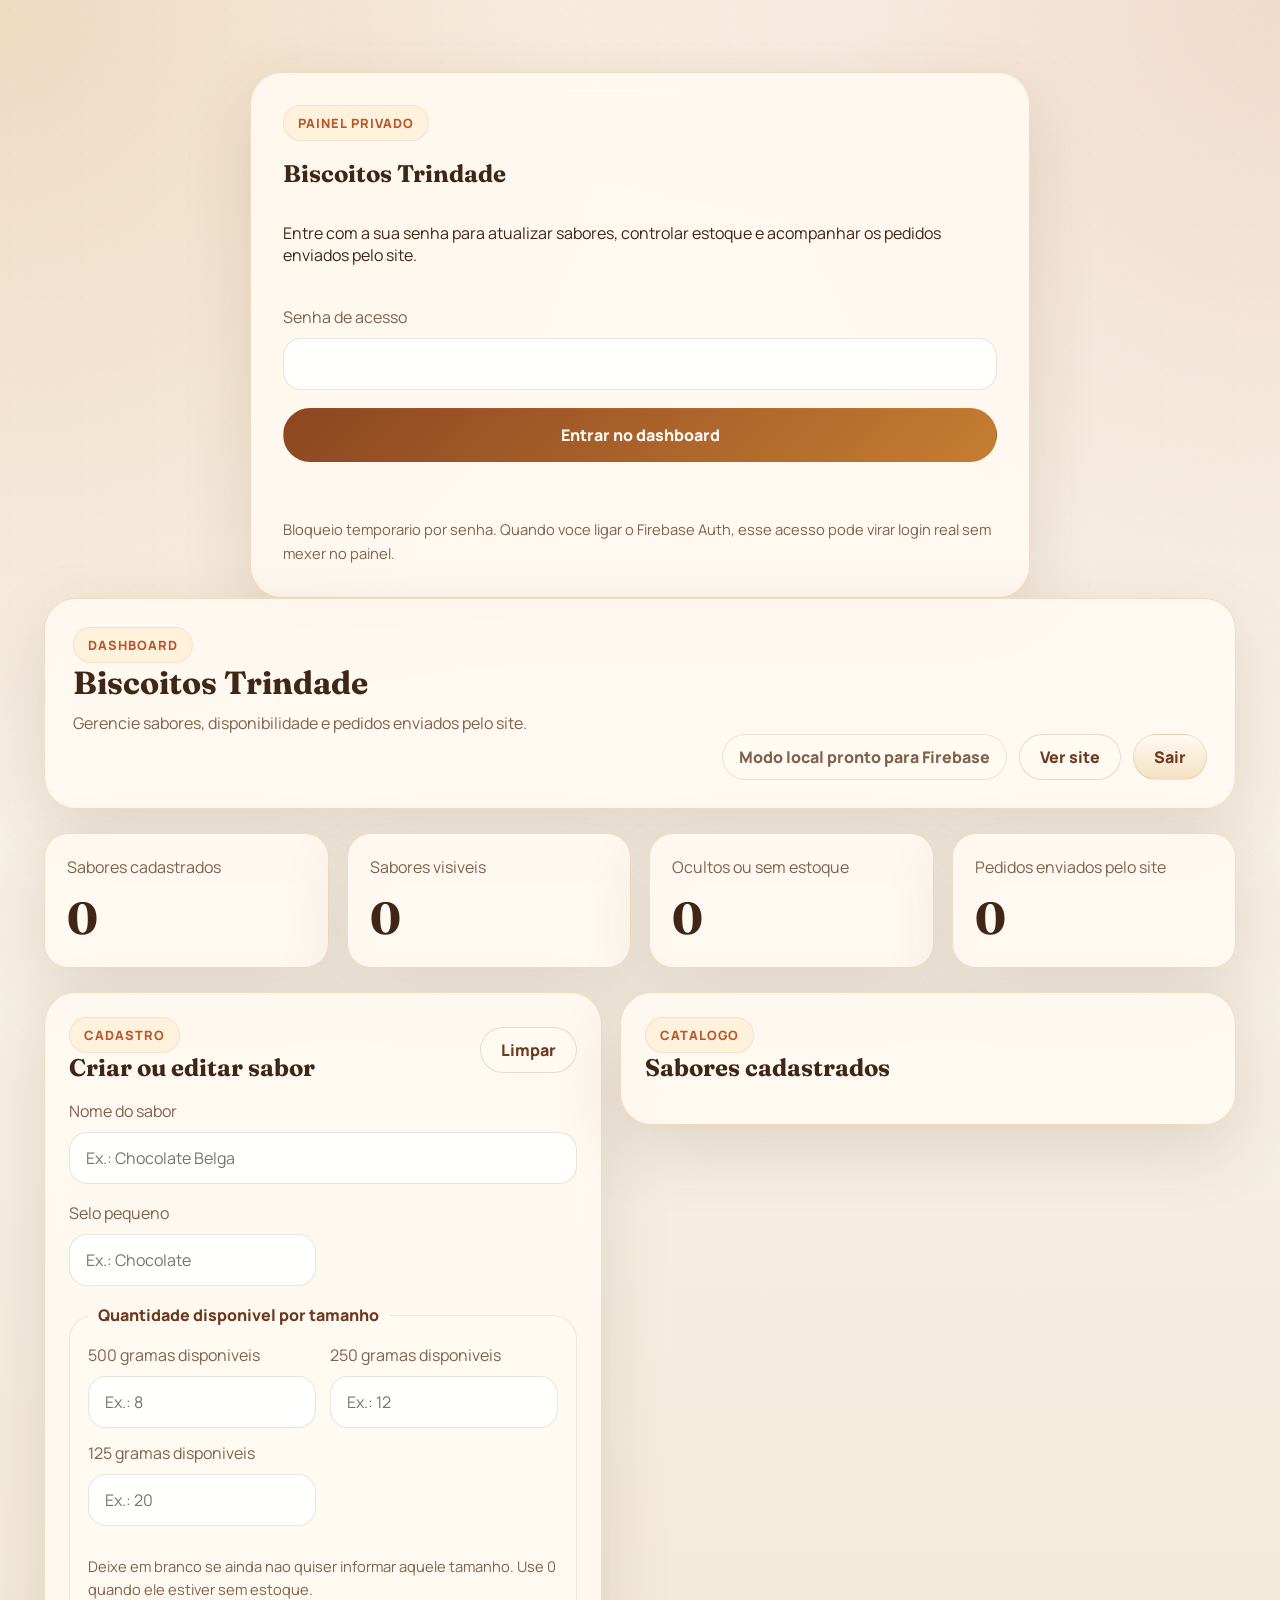
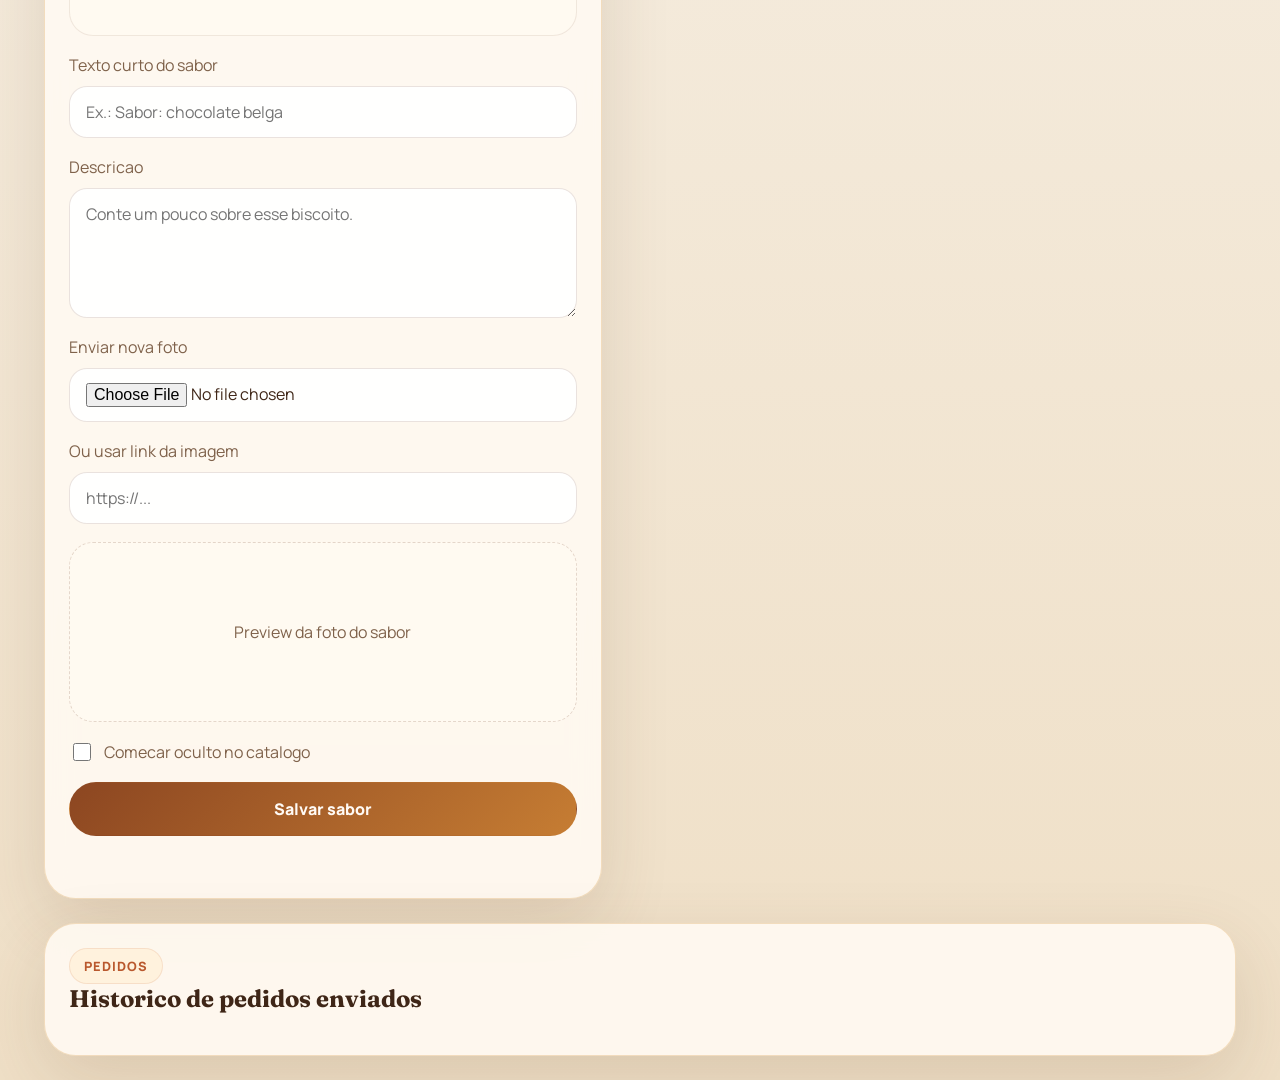
<file: admin.html>
<!DOCTYPE html>
<html lang="pt-BR">
<head>
  <meta charset="UTF-8">
  <meta name="viewport" content="width=device-width, initial-scale=1.0">
  <meta name="theme-color" content="#fbf4ea">
  <meta name="robots" content="noindex,nofollow">
  <title>Painel | Biscoitos Trindade</title>
  <link rel="preconnect" href="https://fonts.googleapis.com">
  <link rel="preconnect" href="https://fonts.gstatic.com" crossorigin>
  <link
    href="https://fonts.googleapis.com/css2?family=Fraunces:wght@600;700;800&family=Manrope:wght@400;700;800&display=swap"
    rel="stylesheet"
  >
  <link rel="stylesheet" href="styles.css?v=20260504-1">
  <link rel="stylesheet" href="admin.css?v=20260504-1">
</head>
<body class="admin-body">
  <div class="admin-shell">
    <section class="admin-login-card" data-admin-login-screen>
      <div class="admin-login-copy">
        <span class="section-label">Painel privado</span>
        <h1>Biscoitos Trindade</h1>
        <p>
          Entre com a sua senha para atualizar sabores, controlar estoque e acompanhar os pedidos
          enviados pelo site.
        </p>
      </div>

      <form class="admin-login-form" data-admin-login-form>
        <label class="admin-field">
          <span>Senha de acesso</span>
          <input type="password" name="passcode" autocomplete="current-password" required>
        </label>

        <button class="button button-primary wide" type="submit">Entrar no dashboard</button>
        <p class="admin-feedback" data-admin-login-feedback aria-live="polite"></p>
        <small class="admin-note">
          Bloqueio temporario por senha. Quando voce ligar o Firebase Auth, esse acesso pode virar
          login real sem mexer no painel.
        </small>
      </form>
    </section>

    <main class="admin-panel" data-admin-panel hidden>
      <header class="admin-header">
        <div>
          <span class="section-label">Dashboard</span>
          <h1>Biscoitos Trindade</h1>
          <p>Gerencie sabores, disponibilidade e pedidos enviados pelo site.</p>
        </div>

        <div class="admin-header-actions">
          <span class="admin-mode-chip" data-admin-mode-chip>Modo local pronto para Firebase</span>
          <a class="button button-secondary button-small" href="index.html" target="_blank" rel="noreferrer">
            Ver site
          </a>
          <button class="button button-ghost button-small" type="button" data-admin-logout>
            Sair
          </button>
        </div>
      </header>

      <section class="admin-metrics">
        <article class="admin-metric-card">
          <span>Sabores cadastrados</span>
          <strong data-metric-total-products>0</strong>
        </article>
        <article class="admin-metric-card">
          <span>Sabores visiveis</span>
          <strong data-metric-visible-products>0</strong>
        </article>
        <article class="admin-metric-card">
          <span>Ocultos ou sem estoque</span>
          <strong data-metric-hidden-products>0</strong>
        </article>
        <article class="admin-metric-card">
          <span>Pedidos enviados pelo site</span>
          <strong data-metric-total-orders>0</strong>
        </article>
      </section>

      <section class="admin-grid">
        <article class="admin-card admin-form-card">
          <div class="admin-card-head">
            <div>
              <span class="card-kicker">Cadastro</span>
              <h2>Criar ou editar sabor</h2>
            </div>
            <button class="button button-secondary button-small" type="button" data-admin-clear-form>
              Limpar
            </button>
          </div>

          <form class="admin-product-form" data-admin-product-form>
            <input type="hidden" name="productId">
            <input type="hidden" name="currentImage">

            <label class="admin-field">
              <span>Nome do sabor</span>
              <input type="text" name="name" placeholder="Ex.: Chocolate Belga" required>
            </label>

            <div class="admin-form-row">
              <label class="admin-field">
                <span>Selo pequeno</span>
                <input type="text" name="badge" placeholder="Ex.: Chocolate">
              </label>
            </div>

            <fieldset class="admin-stock-group">
              <legend>Quantidade disponivel por tamanho</legend>
              <div class="admin-form-row admin-stock-row">
                <label class="admin-field">
                  <span>500 gramas disponiveis</span>
                  <input type="number" name="inventoryGrande" min="0" placeholder="Ex.: 8">
                </label>

                <label class="admin-field">
                  <span>250 gramas disponiveis</span>
                  <input type="number" name="inventoryMedio" min="0" placeholder="Ex.: 12">
                </label>

                <label class="admin-field">
                  <span>125 gramas disponiveis</span>
                  <input type="number" name="inventoryPequeno" min="0" placeholder="Ex.: 20">
                </label>
              </div>
              <p class="admin-note">
                Deixe em branco se ainda nao quiser informar aquele tamanho. Use 0 quando ele estiver sem estoque.
              </p>
            </fieldset>

            <label class="admin-field">
              <span>Texto curto do sabor</span>
              <input type="text" name="flavor" placeholder="Ex.: Sabor: chocolate belga" required>
            </label>

            <label class="admin-field">
              <span>Descricao</span>
              <textarea name="description" rows="4" placeholder="Conte um pouco sobre esse biscoito." required></textarea>
            </label>

            <label class="admin-field">
              <span>Enviar nova foto</span>
              <input type="file" name="imageFile" accept="image/*">
            </label>

            <label class="admin-field">
              <span>Ou usar link da imagem</span>
              <input type="url" name="imageUrl" placeholder="https://...">
            </label>

            <div class="admin-image-preview" data-admin-image-preview>
              <span>Preview da foto do sabor</span>
            </div>

            <label class="admin-checkbox">
              <input type="checkbox" name="hidden">
              <span>Comecar oculto no catalogo</span>
            </label>

            <button class="button button-primary wide" type="submit">Salvar sabor</button>
            <p class="admin-feedback" data-admin-form-feedback aria-live="polite"></p>
          </form>
        </article>

        <article class="admin-card admin-list-card">
          <div class="admin-card-head">
            <div>
              <span class="card-kicker">Catalogo</span>
              <h2>Sabores cadastrados</h2>
            </div>
          </div>

          <div class="admin-product-list" data-admin-product-list></div>
        </article>
      </section>

      <section class="admin-card admin-orders-card">
        <div class="admin-card-head">
          <div>
            <span class="card-kicker">Pedidos</span>
            <h2>Historico de pedidos enviados</h2>
          </div>
        </div>

        <div class="admin-order-list" data-admin-order-list></div>
      </section>
    </main>
  </div>

  <script src="app-config.js?v=20260506-1"></script>
  <script src="trindade-store.js?v=20260506-1"></script>
  <script src="admin.js?v=20260506-1"></script>
</body>
</html>
</file>
<file: styles.css>
:root {
  color-scheme: light;
  --bg: #f6efe4;
  --surface: rgba(255, 250, 242, 0.9);
  --surface-strong: #fffaf2;
  --line: rgba(96, 54, 26, 0.12);
  --text: #3f2617;
  --muted: #7f624b;
  --cocoa: #6d3a1e;
  --caramel: #c67d33;
  --cream: #fff6ea;
  --accent: #b9582d;
  --shadow: 0 24px 70px rgba(94, 60, 30, 0.14);
  --radius-xl: 32px;
  --radius-lg: 26px;
  --radius-md: 20px;
  --content: 1180px;
}

* {
  box-sizing: border-box;
}

html {
  scroll-behavior: smooth;
}

body {
  margin: 0;
  overflow-x: hidden;
  font-family: "Manrope", sans-serif;
  text-rendering: optimizeLegibility;
  color: var(--text);
  background:
    radial-gradient(circle at top left, rgba(198, 125, 51, 0.22), transparent 28%),
    radial-gradient(circle at top right, rgba(185, 88, 45, 0.16), transparent 24%),
    linear-gradient(180deg, #fbf4ea 0%, #f6efe4 40%, #efdfc6 100%);
}

body::before {
  content: "";
  position: fixed;
  inset: 0;
  pointer-events: none;
  background:
    radial-gradient(circle, rgba(109, 58, 30, 0.04) 1px, transparent 1px) 0 0 / 18px 18px;
  opacity: 0.35;
}

img {
  display: block;
  max-width: 100%;
}

a {
  color: inherit;
  text-decoration: none;
}

button,
a {
  -webkit-tap-highlight-color: transparent;
}

section[id] {
  scroll-margin-top: 110px;
}

.site-shell,
.catalog-page {
  position: relative;
  z-index: 1;
}

.story-section,
.catalog-section,
.steps-section,
.contact-section,
.catalog-gallery,
.catalog-bottom-cta,
.footer {
  content-visibility: auto;
  contain-intrinsic-size: 1px 720px;
}

.hero-shell,
.section,
.footer,
.catalog-page {
  padding-left: 24px;
  padding-right: 24px;
}

.topbar,
.hero,
.section-heading,
.story-grid,
.catalog-grid,
.steps-grid,
.contact-panel,
.footer,
.catalog-hero,
.catalog-bottom-cta {
  max-width: var(--content);
  margin: 0 auto;
}

.hero-shell {
  padding-top: 18px;
  padding-bottom: 48px;
}

.topbar {
  display: flex;
  align-items: center;
  justify-content: space-between;
  position: sticky;
  top: 12px;
  z-index: 14;
  gap: 20px;
  padding: 14px 18px;
  border-radius: 999px;
  background: rgba(255, 250, 242, 0.78);
  border: 1px solid rgba(237, 210, 171, 0.72);
  box-shadow: 0 14px 34px rgba(95, 57, 27, 0.08);
  backdrop-filter: blur(16px);
}

.brand {
  display: inline-flex;
  align-items: center;
  gap: 14px;
}

.brand-logo {
  width: 58px;
  height: 58px;
  border-radius: 18px;
  object-fit: cover;
  box-shadow: 0 10px 26px rgba(95, 57, 27, 0.12);
}

.brand-copy {
  display: grid;
  gap: 2px;
}

.brand-copy strong,
.section-heading h2,
.hero-copy h1,
.hero-card h2,
.step-card h3,
.contact-copy h2,
.catalog-hero-copy h1,
.catalog-bottom-cta h2,
.product-title,
.product-sheet-copy h2,
.footer-brand,
.info-tile h3,
.cart-header h2,
.cart-item-copy h3 {
  font-family: "Fraunces", serif;
}

.brand-copy strong {
  font-size: 1.08rem;
}

.brand-copy small {
  color: var(--muted);
  font-weight: 700;
}

.nav-links,
.topbar-actions,
.footer-links {
  display: flex;
  align-items: center;
  gap: 22px;
}

.nav-links,
.footer-links {
  color: var(--muted);
  font-weight: 700;
}

.nav-links a:hover,
.nav-links a:focus-visible,
.footer-links a:hover,
.footer-links a:focus-visible,
.footer-links button:hover,
.footer-links button:focus-visible {
  color: var(--cocoa);
}

.footer-links {
  flex-wrap: wrap;
  gap: 18px;
}

.footer-links button {
  padding: 0;
  border: 0;
  background: transparent;
  color: inherit;
  font: inherit;
  font-weight: inherit;
  cursor: pointer;
}

.button {
  display: inline-flex;
  align-items: center;
  justify-content: center;
  min-height: 54px;
  padding: 0 24px;
  border-radius: 999px;
  border: 1px solid transparent;
  font: inherit;
  font-weight: 800;
  cursor: pointer;
  transition: transform 0.2s ease, box-shadow 0.2s ease, background-color 0.2s ease;
}

.button:hover,
.button:focus-visible,
.product-card:hover,
.product-card:focus-visible,
.contact-chip:hover,
.contact-chip:focus-visible,
.size-option:hover,
.size-option:focus-visible,
.floating-cart:hover,
.floating-cart:focus-visible {
  transform: translateY(-2px);
  box-shadow: 0 18px 28px rgba(87, 52, 24, 0.12);
}

.button-small {
  min-height: 46px;
  padding: 0 20px;
}

.button-primary {
  color: #fffaf5;
  background: linear-gradient(135deg, #8c4621 0%, #c67d33 100%);
}

.button-secondary {
  color: var(--cocoa);
  background: rgba(255, 250, 242, 0.78);
  border-color: rgba(109, 58, 30, 0.16);
}

.button-ghost {
  color: var(--cocoa);
  background: linear-gradient(180deg, #fffaf3 0%, #f4e1c2 100%);
  border-color: rgba(109, 58, 30, 0.12);
}

.button.is-disabled {
  opacity: 0.55;
  pointer-events: none;
}

.wide {
  width: 100%;
}

.eyebrow,
.section-label,
.card-kicker,
.product-badge,
.sheet-label {
  display: inline-flex;
  align-items: center;
  justify-content: center;
  width: fit-content;
  padding: 8px 14px;
  border-radius: 999px;
  font-size: 0.8rem;
  font-weight: 800;
  letter-spacing: 0.08em;
  text-transform: uppercase;
}

.eyebrow,
.section-label,
.card-kicker,
.sheet-label {
  color: var(--accent);
  background: rgba(255, 241, 220, 0.92);
  border: 1px solid rgba(185, 88, 45, 0.12);
}

.hero {
  display: grid;
  grid-template-columns: 1.08fr 0.92fr;
  gap: 28px;
  align-items: stretch;
  padding-top: 34px;
}

.hero-copy,
.hero-card,
.info-tile,
.step-card,
.contact-panel,
.product-card,
.catalog-hero-card,
.catalog-bottom-cta,
.product-sheet,
.catalog-hero-copy,
.cart-sheet {
  background: var(--surface);
  border: 1px solid rgba(237, 210, 171, 0.72);
  box-shadow: var(--shadow);
  backdrop-filter: blur(14px);
}

.hero-copy,
.hero-card,
.catalog-hero-card,
.catalog-bottom-cta,
.catalog-hero-copy {
  border-radius: var(--radius-xl);
}

.hero-copy,
.catalog-hero-copy {
  position: relative;
  overflow: hidden;
  padding: 42px;
  background:
    radial-gradient(circle at top right, rgba(255, 244, 225, 0.34), transparent 24%),
    linear-gradient(140deg, rgba(255, 250, 242, 0.96) 0%, rgba(251, 235, 212, 0.96) 100%);
  animation: rise 0.8s ease both;
}

.hero-copy::after,
.catalog-hero-copy::after {
  content: "";
  position: absolute;
  inset: auto -40px -52px auto;
  width: 220px;
  height: 220px;
  border-radius: 50%;
  background:
    radial-gradient(circle at 35% 35%, rgba(255, 255, 255, 0.76), transparent 30%),
    radial-gradient(circle at 50% 50%, rgba(198, 125, 51, 0.22), transparent 68%);
}

.hero-copy h1,
.catalog-hero-copy h1 {
  margin: 18px 0 16px;
  font-size: clamp(2.8rem, 5vw, 4.8rem);
  line-height: 0.98;
  max-width: 11ch;
}

.hero-copy p,
.hero-card p,
.section-heading p,
.info-tile p,
.step-card p,
.contact-copy p,
.catalog-hero-copy p,
.catalog-bottom-cta p,
.product-copy p,
.sheet-description,
.sheet-flavor,
.footer small,
.cart-header p,
.checkout-note,
.cart-empty,
.cart-item-copy p {
  color: var(--muted);
  line-height: 1.7;
}

.hero-actions,
.cta-stack,
.sheet-actions {
  display: flex;
  flex-wrap: wrap;
  gap: 14px;
}

.hero-actions {
  margin-top: 28px;
}

.cart-trigger {
  gap: 10px;
}

.cart-badge {
  display: inline-flex;
  align-items: center;
  justify-content: center;
  min-width: 32px;
  min-height: 32px;
  padding: 0 8px;
  border-radius: 999px;
  background: rgba(255, 255, 255, 0.18);
  color: #fffaf5;
  font-size: 0.9rem;
}

.size-strip {
  display: grid;
  grid-template-columns: repeat(3, minmax(0, 1fr));
  gap: 14px;
  margin-top: 30px;
}

.size-strip article {
  padding: 18px;
  border-radius: var(--radius-md);
  background: rgba(255, 255, 255, 0.82);
  border: 1px solid rgba(198, 125, 51, 0.12);
}

.size-strip strong,
.size-option strong {
  display: block;
}

.size-strip span,
.size-option span {
  display: block;
  margin-top: 8px;
  color: var(--accent);
  font-weight: 800;
}

.hero-card,
.catalog-hero-card {
  padding: 30px;
  animation: rise 0.8s ease 0.1s both;
}

.hero-card h2,
.contact-copy h2,
.catalog-bottom-cta h2,
.cart-header h2 {
  margin: 16px 0 12px;
  font-size: clamp(2rem, 4vw, 3rem);
  line-height: 1.05;
}

.contact-stack {
  display: grid;
  gap: 14px;
  margin-top: 22px;
}

.hero-preview {
  margin-top: 22px;
  min-height: 230px;
  border-radius: var(--radius-lg);
  overflow: hidden;
  border: 1px solid rgba(109, 58, 30, 0.12);
  box-shadow: 0 16px 30px rgba(95, 57, 27, 0.08);
}

.hero-preview img {
  width: 100%;
  height: 100%;
  object-fit: cover;
}

.contact-chip {
  display: grid;
  gap: 4px;
  padding: 18px 20px;
  border-radius: var(--radius-md);
  background: rgba(255, 250, 242, 0.94);
  border: 1px solid rgba(109, 58, 30, 0.12);
  transition: transform 0.2s ease, box-shadow 0.2s ease, border-color 0.2s ease;
}

.contact-chip span {
  color: var(--muted);
  font-size: 0.88rem;
  font-weight: 800;
  text-transform: uppercase;
  letter-spacing: 0.06em;
}

.contact-chip strong {
  font-size: 1.05rem;
}

.support-link {
  display: inline-flex;
  align-items: center;
  justify-content: center;
  width: fit-content;
  min-height: 44px;
  padding: 0 16px;
  border-radius: 999px;
  background: rgba(255, 250, 242, 0.94);
  border: 1px solid rgba(109, 58, 30, 0.12);
  color: var(--cocoa);
  font-weight: 800;
}

.section {
  padding-top: 36px;
  padding-bottom: 36px;
}

.section-heading {
  margin-bottom: 28px;
  text-align: center;
}

.section-heading.align-left {
  text-align: left;
}

.section-heading h2 {
  margin: 16px 0;
  font-size: clamp(2rem, 4vw, 3.6rem);
  line-height: 1.04;
}

.story-grid,
.steps-grid {
  display: grid;
  grid-template-columns: repeat(3, minmax(0, 1fr));
  gap: 18px;
}

.info-tile,
.step-card {
  position: relative;
  overflow: hidden;
  padding: 28px;
  border-radius: var(--radius-lg);
  animation: rise 0.8s ease both;
}

.info-tile:nth-child(2),
.step-card:nth-child(2) {
  animation-delay: 0.08s;
}

.info-tile:nth-child(3),
.step-card:nth-child(3) {
  animation-delay: 0.16s;
}

.info-tile::after,
.step-card::after {
  content: "";
  position: absolute;
  inset: auto -24px -24px auto;
  width: 110px;
  height: 110px;
  border-radius: 50%;
  background: radial-gradient(circle, rgba(198, 125, 51, 0.14), transparent 70%);
}

.info-tile h3,
.step-card h3 {
  margin: 0 0 10px;
  font-size: 1.35rem;
}

.catalog-grid {
  display: grid;
  grid-template-columns: repeat(3, minmax(0, 1fr));
  gap: 18px;
}

.catalog-grid-large {
  grid-template-columns: repeat(4, minmax(0, 1fr));
}

.product-card {
  appearance: none;
  width: 100%;
  padding: 0;
  border-radius: var(--radius-lg);
  overflow: hidden;
  cursor: pointer;
  text-align: left;
  transition: transform 0.2s ease, box-shadow 0.2s ease;
  animation: rise 0.8s ease both;
}

.product-card:nth-child(2) {
  animation-delay: 0.06s;
}

.product-card:nth-child(3) {
  animation-delay: 0.12s;
}

.product-card:nth-child(4) {
  animation-delay: 0.18s;
}

.product-media {
  aspect-ratio: 4 / 5;
  overflow: hidden;
  background: linear-gradient(160deg, #f2dec2 0%, #e6c598 100%);
}

.product-media img,
.product-sheet-media img,
.cart-item-media img {
  width: 100%;
  height: 100%;
  object-fit: cover;
}

.product-copy {
  display: grid;
  gap: 12px;
  padding: 22px;
}

.product-topline {
  display: flex;
  align-items: center;
  justify-content: space-between;
  gap: 12px;
}

.product-badge {
  color: var(--cocoa);
  background: rgba(244, 225, 194, 0.94);
}

.product-title {
  margin: 0;
  font-size: 1.55rem;
}

.product-click {
  color: var(--accent);
  font-weight: 800;
}

.product-stock-group {
  display: grid;
  gap: 10px;
}

.product-stock-heading {
  color: var(--muted);
  font-size: 0.84rem;
  font-weight: 800;
  text-transform: uppercase;
  letter-spacing: 0.05em;
}

.product-stock-list,
.sheet-stock-list {
  display: grid;
  grid-template-columns: repeat(3, minmax(0, 1fr));
  gap: 8px;
}

.stock-chip {
  display: grid;
  gap: 4px;
  padding: 12px 10px;
  border-radius: 18px;
  border: 1px solid transparent;
  text-align: center;
}

.stock-chip strong {
  font-size: 0.77rem;
  line-height: 1.2;
  text-transform: uppercase;
  letter-spacing: 0.04em;
}

.stock-chip small {
  font-size: 0.78rem;
  font-weight: 800;
  line-height: 1.3;
}

.stock-chip.is-available {
  color: #285a33;
  background: rgba(220, 245, 223, 0.92);
  border-color: rgba(40, 90, 51, 0.16);
}

.stock-chip.is-empty {
  color: #8a2f22;
  background: rgba(255, 231, 224, 0.94);
  border-color: rgba(138, 47, 34, 0.14);
}

.stock-chip.is-unknown {
  color: var(--cocoa);
  background: rgba(244, 225, 194, 0.94);
  border-color: rgba(109, 58, 30, 0.12);
}

.catalog-empty-state {
  grid-column: 1 / -1;
  display: grid;
  gap: 10px;
  padding: 28px;
  border-radius: var(--radius-lg);
  background: rgba(255, 250, 242, 0.92);
  border: 1px dashed rgba(198, 125, 51, 0.24);
  text-align: center;
}

.catalog-empty-state h3 {
  margin: 0;
  font-family: "Fraunces", serif;
  font-size: 1.5rem;
}

.catalog-empty-state p {
  margin: 0;
  color: var(--muted);
  line-height: 1.7;
}

.section-footer {
  display: flex;
  justify-content: center;
  margin-top: 28px;
}

.step-card span {
  display: inline-flex;
  align-items: center;
  justify-content: center;
  width: 50px;
  height: 50px;
  margin-bottom: 18px;
  border-radius: 16px;
  background: linear-gradient(135deg, #8c4621 0%, #c67d33 100%);
  color: #fffdf8;
  font-weight: 800;
}

.contact-panel,
.catalog-bottom-cta {
  display: grid;
  grid-template-columns: 1.1fr 0.9fr;
  gap: 24px;
  align-items: center;
  padding: 32px;
}

.footer {
  display: flex;
  align-items: center;
  justify-content: space-between;
  gap: 20px;
  padding-top: 18px;
  padding-bottom: 40px;
}

.footer-brand-group {
  display: flex;
  align-items: center;
  gap: 16px;
}

.footer-logo {
  width: 68px;
  height: 68px;
  border-radius: 24px;
  object-fit: cover;
  box-shadow: 0 10px 26px rgba(95, 57, 27, 0.12);
}

.footer-brand {
  margin: 0 0 8px;
  font-size: 1.35rem;
}

.catalog-page {
  padding-top: 18px;
  padding-bottom: 120px;
}

.catalog-hero {
  display: grid;
  grid-template-columns: 1.05fr 0.95fr;
  gap: 24px;
  align-items: stretch;
  margin-top: 30px;
  margin-bottom: 30px;
}

.catalog-hero-card {
  display: grid;
  align-content: start;
  gap: 14px;
}

.catalog-bottom-cta {
  margin-top: 30px;
}

.product-modal[hidden],
.cart-drawer[hidden] {
  display: none;
}

.product-modal,
.cart-drawer {
  position: fixed;
  inset: 0;
  overflow-y: auto;
  overscroll-behavior: contain;
}

.product-modal {
  z-index: 30;
  padding: 24px;
  display: grid;
  place-items: center;
}

.product-modal-backdrop,
.cart-backdrop {
  position: absolute;
  inset: 0;
  background: rgba(48, 29, 18, 0.68);
  backdrop-filter: blur(10px);
  animation: fade 0.25s ease both;
}

.product-sheet {
  position: relative;
  z-index: 1;
  width: min(980px, 100%);
  max-height: calc(100dvh - 48px);
  display: grid;
  grid-template-columns: 1fr 1fr;
  gap: 0;
  overflow: hidden;
  border-radius: var(--radius-xl);
  animation: rise 0.3s ease both;
}

.product-sheet-media {
  min-height: 420px;
  background: linear-gradient(160deg, #f2dec2 0%, #e6c598 100%);
}

.product-sheet-copy {
  display: grid;
  align-content: start;
  gap: 16px;
  padding: 34px;
  overflow-y: auto;
  min-width: 0;
}

.product-sheet-copy h2 {
  margin: 0;
  font-size: clamp(2rem, 4vw, 3rem);
  line-height: 1.02;
}

.sheet-flavor {
  margin: -6px 0 0;
  color: var(--accent);
  font-weight: 800;
}

.sheet-stock-list {
  margin-top: -2px;
}

.sheet-description,
.sheet-feedback {
  margin: 0;
}

.purchase-builder {
  display: grid;
  gap: 18px;
}

.builder-block {
  display: grid;
  gap: 12px;
}

.builder-label {
  margin: 0;
  color: var(--muted);
  font-size: 0.92rem;
  font-weight: 800;
  text-transform: uppercase;
  letter-spacing: 0.06em;
}

.size-list {
  display: grid;
  grid-template-columns: repeat(3, minmax(0, 1fr));
  gap: 12px;
}

.size-option {
  display: grid;
  gap: 8px;
  padding: 18px;
  border-radius: var(--radius-md);
  border: 1px solid rgba(198, 125, 51, 0.14);
  background: rgba(255, 255, 255, 0.84);
  color: var(--text);
  font: inherit;
  text-align: left;
  cursor: pointer;
  transition: transform 0.2s ease, border-color 0.2s ease, box-shadow 0.2s ease;
}

.size-option strong {
  font-size: 1rem;
}

.size-option-stock {
  font-size: 0.82rem;
  font-weight: 800;
}

.size-option-stock.is-available {
  color: #285a33;
}

.size-option-stock.is-empty {
  color: #8a2f22;
}

.size-option-stock.is-unknown {
  color: var(--muted);
}

.size-option.is-selected {
  border-color: rgba(140, 70, 33, 0.58);
  background: linear-gradient(180deg, #fff9f0 0%, #f7e0be 100%);
  box-shadow: 0 18px 28px rgba(95, 57, 27, 0.1);
}

.size-option.is-unavailable,
.size-option:disabled {
  cursor: not-allowed;
  opacity: 0.62;
  box-shadow: none;
  transform: none;
}

.size-option.is-unavailable:hover,
.size-option.is-unavailable:focus-visible,
.size-option:disabled:hover,
.size-option:disabled:focus-visible {
  transform: none;
  box-shadow: none;
}

.quantity-picker {
  display: inline-flex;
  align-items: center;
  gap: 14px;
  width: fit-content;
  padding: 10px;
  border-radius: 999px;
  background: rgba(255, 255, 255, 0.84);
  border: 1px solid rgba(198, 125, 51, 0.12);
}

.quantity-button {
  display: inline-flex;
  align-items: center;
  justify-content: center;
  width: 42px;
  height: 42px;
  border: 0;
  border-radius: 999px;
  background: linear-gradient(135deg, #8c4621 0%, #c67d33 100%);
  color: #fffaf5;
  font: inherit;
  font-size: 1.25rem;
  font-weight: 800;
  cursor: pointer;
}

.quantity-value {
  min-width: 28px;
  text-align: center;
  font-weight: 800;
  font-size: 1.05rem;
}

.sheet-feedback {
  min-height: 24px;
  color: var(--accent);
  font-weight: 700;
}

.modal-close {
  position: absolute;
  top: 18px;
  right: 18px;
  z-index: 2;
  min-height: 42px;
  padding: 0 16px;
  border: 1px solid rgba(109, 58, 30, 0.12);
  border-radius: 999px;
  background: rgba(255, 250, 242, 0.92);
  color: var(--cocoa);
  font: inherit;
  font-weight: 800;
  cursor: pointer;
}

.modal-close:hover,
.modal-close:focus-visible,
.quantity-button:hover,
.quantity-button:focus-visible,
.cart-stepper:hover,
.cart-stepper:focus-visible,
.cart-remove:hover,
.cart-remove:focus-visible {
  box-shadow: 0 12px 22px rgba(95, 57, 27, 0.12);
}

button:disabled,
.button:disabled {
  cursor: not-allowed;
  opacity: 0.68;
  box-shadow: none;
}

.cart-drawer {
  z-index: 32;
}

.cart-sheet {
  position: absolute;
  top: 20px;
  right: 20px;
  bottom: 20px;
  width: min(440px, calc(100vw - 24px));
  max-height: calc(100dvh - 40px);
  display: grid;
  grid-template-rows: auto auto auto 1fr auto;
  gap: 18px;
  padding: 28px;
  border-radius: var(--radius-xl);
  background: var(--surface-strong);
  overflow-x: hidden;
  overflow-y: auto;
  min-height: 0;
  -webkit-overflow-scrolling: touch;
  animation: slideIn 0.25s ease both;
}

.cart-close {
  top: 16px;
  right: 16px;
}

.cart-header {
  display: grid;
  gap: 10px;
  padding-right: 56px;
}

.cart-header h2 {
  margin: 0;
}

.cart-header p,
.checkout-note,
.cart-empty,
.cart-item-copy p {
  margin: 0;
}

.cart-status {
  display: grid;
  grid-template-columns: repeat(2, minmax(0, 1fr));
  gap: 12px;
}

.summary-chip {
  padding: 16px;
  border-radius: var(--radius-md);
  background: rgba(255, 250, 242, 0.9);
  border: 1px solid rgba(198, 125, 51, 0.12);
}

.summary-chip span,
.summary-row span {
  color: var(--muted);
  font-size: 0.92rem;
  font-weight: 700;
}

.summary-chip strong,
.summary-row strong {
  display: block;
  margin-top: 6px;
  font-size: 1.2rem;
}

.cart-empty {
  padding: 18px;
  border-radius: var(--radius-md);
  background: rgba(255, 250, 242, 0.9);
  border: 1px dashed rgba(198, 125, 51, 0.24);
}

.cart-overview {
  display: grid;
  gap: 12px;
}

.cart-overview-list {
  display: grid;
  gap: 12px;
}

.cart-overview-item {
  display: grid;
  gap: 6px;
  padding: 14px 16px;
  border-radius: var(--radius-md);
  background: rgba(255, 250, 242, 0.92);
  border: 1px solid rgba(198, 125, 51, 0.12);
}

.cart-overview-head {
  display: flex;
  align-items: center;
  justify-content: space-between;
  gap: 12px;
}

.cart-overview-meta {
  display: grid;
  gap: 4px;
}

.cart-overview-actions {
  display: flex;
  flex-wrap: wrap;
  justify-content: flex-end;
  gap: 8px;
}

.cart-overview-head strong {
  font-family: "Fraunces", serif;
  font-size: 1rem;
}

.cart-overview-head span,
.cart-overview-item small {
  color: var(--muted);
}

.cart-remove-summary {
  min-height: 38px;
  padding: 0 14px;
  border: 1px solid rgba(185, 88, 45, 0.16);
  border-radius: 999px;
  background: rgba(255, 247, 239, 0.96);
  color: var(--accent);
  font: inherit;
  font-weight: 800;
  cursor: pointer;
  white-space: nowrap;
}

.cart-stepper-summary {
  min-height: 38px;
}

.cart-items {
  display: grid;
  align-content: start;
  gap: 14px;
  overflow: auto;
  min-height: 0;
  padding-right: 4px;
}

.cart-item {
  display: grid;
  grid-template-columns: 92px 1fr auto;
  gap: 14px;
  align-items: center;
  padding: 14px;
  border-radius: var(--radius-md);
  background: rgba(255, 250, 242, 0.9);
  border: 1px solid rgba(198, 125, 51, 0.12);
}

.cart-item-media {
  width: 92px;
  height: 92px;
  border-radius: 16px;
  overflow: hidden;
}

.cart-item-copy {
  display: grid;
  gap: 8px;
}

.cart-item-copy h3 {
  margin: 0;
  font-size: 1.1rem;
}

.cart-item-controls {
  display: flex;
  flex-wrap: wrap;
  align-items: center;
  gap: 8px;
}

.cart-item-quantity {
  display: inline-flex;
  align-items: center;
  justify-content: center;
  min-height: 40px;
  padding: 0 14px;
  border-radius: 999px;
  background: rgba(244, 225, 194, 0.52);
  color: var(--cocoa);
  font-size: 0.92rem;
  font-weight: 800;
}

.cart-stepper {
  min-height: 40px;
  padding: 0 14px;
  border: 1px solid rgba(109, 58, 30, 0.14);
  border-radius: 999px;
  background: rgba(255, 255, 255, 0.9);
  color: var(--cocoa);
  font: inherit;
  font-weight: 800;
  cursor: pointer;
}

.cart-stepper-add {
  border-color: transparent;
  background: linear-gradient(135deg, #8c4621 0%, #c67d33 100%);
  color: #fffaf5;
}

.cart-item-actions {
  display: grid;
  align-self: start;
}

.cart-remove {
  align-self: start;
  width: 100%;
  min-height: 40px;
  padding: 0 14px;
  border: 1px solid rgba(185, 88, 45, 0.16);
  border-radius: 999px;
  background: rgba(255, 247, 239, 0.96);
  color: var(--accent);
  font: inherit;
  font-weight: 800;
  cursor: pointer;
}

.cart-remove-summary:hover,
.cart-remove-summary:focus-visible {
  box-shadow: 0 12px 22px rgba(95, 57, 27, 0.12);
}

.cart-summary {
  display: grid;
  gap: 14px;
  padding-top: 14px;
  border-top: 1px solid rgba(198, 125, 51, 0.16);
}

.summary-row {
  display: flex;
  align-items: center;
  justify-content: space-between;
  gap: 12px;
}

.summary-row strong {
  margin-top: 0;
}

.cart-actions {
  display: grid;
  gap: 12px;
}

.floating-cart {
  position: fixed;
  right: 18px;
  bottom: 18px;
  z-index: 24;
  display: inline-flex;
  align-items: center;
  gap: 12px;
  min-height: 58px;
  padding: 0 18px;
  border: 0;
  border-radius: 999px;
  background: linear-gradient(135deg, #8c4621 0%, #c67d33 100%);
  color: #fffaf5;
  box-shadow: 0 18px 34px rgba(87, 52, 24, 0.22);
  font: inherit;
  font-weight: 800;
  cursor: pointer;
}

.floating-cart strong {
  display: inline-flex;
  align-items: center;
  justify-content: center;
  min-width: 34px;
  min-height: 34px;
  padding: 0 8px;
  border-radius: 999px;
  background: rgba(255, 255, 255, 0.18);
}

.floating-cart span {
  white-space: nowrap;
}

@keyframes rise {
  from {
    opacity: 0;
    transform: translateY(26px);
  }

  to {
    opacity: 1;
    transform: translateY(0);
  }
}

@keyframes fade {
  from {
    opacity: 0;
  }

  to {
    opacity: 1;
  }
}

@keyframes slideIn {
  from {
    opacity: 0;
    transform: translateX(24px);
  }

  to {
    opacity: 1;
    transform: translateX(0);
  }
}

@media (max-width: 1120px) {
  .hero,
  .catalog-hero,
  .contact-panel,
  .catalog-bottom-cta {
    grid-template-columns: 1fr;
  }

  .catalog-grid-large {
    grid-template-columns: repeat(3, minmax(0, 1fr));
  }
}

@media (max-width: 860px) {
  .footer {
    flex-direction: column;
    align-items: flex-start;
  }

  .topbar {
    flex-wrap: wrap;
    align-items: center;
  }

  .nav-links {
    display: none;
  }

  .story-grid,
  .steps-grid {
    grid-template-columns: 1fr;
  }

  .catalog-grid,
  .catalog-grid-large {
    grid-template-columns: repeat(2, minmax(0, 1fr));
  }

  .product-sheet {
    grid-template-columns: 1fr;
  }

  .product-sheet-media {
    min-height: 280px;
  }

  .product-modal {
    padding: 16px;
  }

  .cart-sheet {
    top: 12px;
    right: 12px;
    bottom: 12px;
    left: 12px;
    width: auto;
    padding: 22px;
  }

  .cart-item {
    grid-template-columns: 74px 1fr;
  }

  .cart-item-media {
    width: 74px;
    height: 74px;
  }

  .cart-remove {
    grid-column: 2;
    justify-self: start;
  }

  .cart-item-actions {
    grid-column: 2;
    justify-self: start;
  }
}

@media (max-width: 720px) {
  .hero-shell,
  .section,
  .footer,
  .catalog-page {
    padding-left: 16px;
    padding-right: 16px;
  }

  body::before {
    opacity: 0.16;
  }

  .topbar {
    top: 10px;
    gap: 12px;
    padding: 12px 14px;
    border-radius: 24px;
    background: rgba(255, 248, 239, 0.96);
    backdrop-filter: none;
  }

  .brand {
    min-width: 0;
    flex: 1 1 auto;
  }

  .brand-logo {
    width: 50px;
    height: 50px;
    border-radius: 16px;
  }

  .brand-copy strong {
    font-size: 0.98rem;
    line-height: 1.05;
  }

  .brand-copy small {
    display: none;
  }

  .cart-trigger {
    width: auto;
    min-height: 48px;
    padding: 0 16px;
  }

  .hero-copy,
  .hero-card,
  .catalog-hero-copy,
  .catalog-hero-card,
  .contact-panel,
  .catalog-bottom-cta,
  .product-sheet-copy {
    padding: 22px;
    border-radius: 26px;
  }

  .hero-copy h1,
  .catalog-hero-copy h1 {
    max-width: 100%;
    margin: 14px 0 12px;
    font-size: clamp(2.15rem, 11vw, 3.3rem);
    line-height: 1;
  }

  .hero,
  .catalog-hero {
    gap: 18px;
    padding-top: 20px;
  }

  .section {
    padding-top: 28px;
    padding-bottom: 28px;
  }

  .section-heading {
    margin-bottom: 22px;
  }

  .section-heading h2,
  .hero-card h2,
  .contact-copy h2,
  .catalog-bottom-cta h2,
  .cart-header h2 {
    font-size: clamp(1.8rem, 9vw, 2.7rem);
  }

  .hero-copy p,
  .hero-card p,
  .section-heading p,
  .info-tile p,
  .step-card p,
  .contact-copy p,
  .catalog-hero-copy p,
  .catalog-bottom-cta p,
  .product-copy p,
  .sheet-description,
  .sheet-flavor,
  .footer small,
  .cart-header p,
  .checkout-note,
  .cart-empty,
  .cart-item-copy p {
    line-height: 1.6;
    font-size: 0.96rem;
  }

  .hero-actions,
  .cta-stack,
  .sheet-actions {
    flex-direction: column;
  }

  .button,
  .button-small,
  .wide {
    width: 100%;
  }

  .nav-links,
  .topbar-actions {
    width: 100%;
    gap: 10px;
  }

  .topbar-actions .button-small,
  .cart-trigger {
    width: 100%;
  }

  .size-strip {
    grid-template-columns: repeat(3, minmax(0, 1fr));
    gap: 10px;
    margin-top: 24px;
  }

  .size-strip article {
    padding: 14px 12px;
    text-align: center;
  }

  .size-strip span {
    margin-top: 4px;
    font-size: 0.9rem;
  }

  .catalog-grid,
  .catalog-grid-large {
    grid-template-columns: repeat(2, minmax(0, 1fr));
    gap: 14px;
  }

  .product-card,
  .info-tile,
  .step-card {
    border-radius: 22px;
  }

  .product-copy {
    gap: 10px;
    padding: 16px;
  }

  .product-topline {
    flex-direction: column;
    align-items: flex-start;
    gap: 8px;
  }

  .product-title {
    font-size: 1.15rem;
    line-height: 1.08;
  }

  .product-click {
    font-size: 0.82rem;
  }

  .hero-preview {
    min-height: 210px;
    margin-top: 18px;
  }

  .contact-chip {
    padding: 16px 18px;
  }

  .quantity-picker {
    width: 100%;
    justify-content: space-between;
  }

  .product-stock-list,
  .sheet-stock-list,
  .size-list {
    grid-template-columns: 1fr;
  }

  .stock-chip {
    text-align: left;
  }

  .product-modal {
    padding: 0;
    place-items: end stretch;
  }

  .product-modal-backdrop,
  .cart-backdrop {
    backdrop-filter: none;
  }

  .product-sheet {
    display: block;
    width: 100%;
    max-height: calc(100dvh - 10px);
    border-radius: 28px 28px 0 0;
    overflow-x: hidden;
    overflow-y: auto;
    -webkit-overflow-scrolling: touch;
  }

  .product-sheet-media {
    min-height: 240px;
  }

  .product-sheet-copy {
    overflow: visible;
  }

  .sheet-actions {
    position: static;
    padding-top: 0;
    background: none;
  }

  .footer {
    padding-bottom: 28px;
  }

  .footer-brand-group {
    align-items: flex-start;
  }

  .floating-cart {
    left: 16px;
    right: 16px;
    bottom: 16px;
    justify-content: space-between;
    padding: 0 20px;
    border-radius: 24px;
  }

  .cart-sheet {
    top: auto;
    right: 0;
    bottom: 0;
    left: 0;
    width: 100%;
    max-height: calc(100dvh - 8px);
    border-radius: 28px 28px 0 0;
    padding-bottom: calc(24px + env(safe-area-inset-bottom));
  }

  .cart-status {
    grid-template-columns: repeat(2, minmax(0, 1fr));
  }

  .cart-item {
    gap: 12px;
    padding: 12px;
  }

  .cart-item-controls {
    gap: 6px;
  }

  .cart-item-quantity,
  .cart-stepper {
    min-height: 38px;
    font-size: 0.88rem;
  }

  .cart-header {
    padding-right: 48px;
  }

  .cart-overview-head {
    align-items: flex-start;
    flex-direction: column;
    gap: 10px;
  }

  .cart-overview-actions,
  .cart-remove-summary {
    width: 100%;
  }

  .cart-overview-actions {
    justify-content: stretch;
  }

  .cart-stepper-summary {
    width: 100%;
  }

  .hero-copy,
  .hero-card,
  .catalog-hero-copy,
  .catalog-hero-card,
  .contact-panel,
  .catalog-bottom-cta,
  .product-card,
  .info-tile,
  .step-card,
  .product-sheet,
  .cart-sheet {
    backdrop-filter: none;
    box-shadow: 0 16px 34px rgba(94, 60, 30, 0.11);
    animation: none;
  }
}

@media (max-width: 430px) {
  .catalog-grid,
  .catalog-grid-large,
  .cart-status {
    grid-template-columns: 1fr;
  }

  .brand-copy strong {
    font-size: 0.92rem;
  }

  .cart-item-controls {
    flex-direction: column;
    align-items: stretch;
  }

  .cart-item-quantity,
  .cart-stepper,
  .cart-remove {
    width: 100%;
    justify-content: center;
  }
}

@media (prefers-reduced-motion: reduce) {
  html {
    scroll-behavior: auto;
  }

  *,
  *::before,
  *::after {
    animation: none !important;
    transition: none !important;
  }
}
</file>
<file: admin.css>
.admin-body {
  min-height: 100vh;
}

.admin-shell {
  max-width: 1240px;
  margin: 0 auto;
  padding: 24px;
}

.admin-login-card,
.admin-card,
.admin-header,
.admin-metric-card {
  background: var(--surface);
  border: 1px solid rgba(237, 210, 171, 0.72);
  box-shadow: var(--shadow);
  backdrop-filter: blur(14px);
}

.admin-login-card {
  max-width: 780px;
  margin: 48px auto 0;
  display: grid;
  gap: 24px;
  padding: 32px;
  border-radius: var(--radius-xl);
}

.admin-login-copy h1,
.admin-header h1,
.admin-card-head h2,
.admin-metric-card strong {
  margin: 0;
  font-family: "Fraunces", serif;
}

.admin-login-copy,
.admin-login-form,
.admin-panel,
.admin-metrics,
.admin-grid,
.admin-product-form,
.admin-product-list,
.admin-order-list,
.admin-card,
.admin-card-head {
  display: grid;
  gap: 18px;
}

.admin-field,
.admin-checkbox {
  display: grid;
  gap: 10px;
}

.admin-field span,
.admin-checkbox span,
.admin-note,
.admin-mode-chip,
.admin-metric-card span,
.admin-product-meta small,
.admin-order-meta small {
  color: var(--muted);
}

.admin-field input,
.admin-field textarea {
  width: 100%;
  min-height: 52px;
  padding: 14px 16px;
  border-radius: 18px;
  border: 1px solid rgba(109, 58, 30, 0.14);
  background: rgba(255, 255, 255, 0.92);
  font: inherit;
  color: var(--text);
}

.admin-field textarea {
  min-height: 130px;
  resize: vertical;
}

.admin-stock-group {
  display: grid;
  gap: 14px;
  margin: 0;
  padding: 18px;
  border: 1px solid rgba(109, 58, 30, 0.1);
  border-radius: 24px;
  background: rgba(255, 250, 242, 0.76);
}

.admin-stock-group legend {
  padding: 0 10px;
  color: var(--cocoa);
  font-weight: 800;
}

.admin-stock-row {
  grid-template-columns: repeat(3, minmax(0, 1fr));
}

.admin-checkbox {
  grid-template-columns: auto 1fr;
  align-items: center;
}

.admin-checkbox input {
  width: 18px;
  height: 18px;
}

.admin-feedback {
  min-height: 20px;
  margin: 0;
  color: var(--accent);
  font-weight: 700;
}

.admin-note {
  font-size: 0.92rem;
  line-height: 1.6;
}

.admin-panel {
  gap: 24px;
}

.admin-header {
  grid-template-columns: 1fr auto;
  gap: 18px;
  align-items: center;
  padding: 28px;
  border-radius: var(--radius-xl);
}

.admin-header p {
  margin: 10px 0 0;
  color: var(--muted);
}

.admin-header-actions {
  display: flex;
  flex-wrap: wrap;
  justify-content: flex-end;
  gap: 12px;
}

.admin-mode-chip {
  display: inline-flex;
  align-items: center;
  min-height: 44px;
  padding: 0 16px;
  border-radius: 999px;
  background: rgba(255, 250, 242, 0.92);
  border: 1px solid rgba(109, 58, 30, 0.12);
  font-weight: 800;
}

.admin-metrics {
  grid-template-columns: repeat(4, minmax(0, 1fr));
}

.admin-metric-card {
  padding: 22px;
  border-radius: 24px;
}

.admin-metric-card strong {
  display: block;
  margin-top: 12px;
  font-size: clamp(2rem, 4vw, 2.8rem);
}

.admin-grid {
  grid-template-columns: minmax(0, 0.95fr) minmax(0, 1.05fr);
  align-items: start;
}

.admin-card {
  padding: 24px;
  border-radius: var(--radius-xl);
}

.admin-card-head {
  grid-template-columns: 1fr auto;
  align-items: center;
}

.admin-form-row {
  display: grid;
  grid-template-columns: repeat(2, minmax(0, 1fr));
  gap: 14px;
}

.admin-image-preview {
  min-height: 180px;
  display: grid;
  place-items: center;
  border-radius: 24px;
  border: 1px dashed rgba(109, 58, 30, 0.18);
  background: rgba(255, 250, 242, 0.72);
  color: var(--muted);
  overflow: hidden;
}

.admin-image-preview img {
  width: 100%;
  height: 100%;
  object-fit: cover;
}

.admin-product-list,
.admin-order-list {
  align-content: start;
}

.admin-product-item,
.admin-order-item {
  display: grid;
  gap: 16px;
  padding: 16px;
  border-radius: 24px;
  background: rgba(255, 250, 242, 0.9);
  border: 1px solid rgba(198, 125, 51, 0.12);
}

.admin-product-item {
  grid-template-columns: 92px 1fr auto;
  align-items: center;
}

.admin-product-thumb {
  width: 92px;
  height: 92px;
  overflow: hidden;
  border-radius: 18px;
  background: rgba(255, 241, 220, 0.82);
}

.admin-product-thumb img {
  width: 100%;
  height: 100%;
  object-fit: cover;
}

.admin-product-meta {
  display: grid;
  gap: 6px;
}

.admin-product-meta h3,
.admin-order-meta h3 {
  margin: 0;
  font-family: "Fraunces", serif;
}

.admin-status-row,
.admin-product-actions {
  display: flex;
  flex-wrap: wrap;
  gap: 8px;
}

.admin-status-badge {
  display: inline-flex;
  align-items: center;
  min-height: 34px;
  padding: 0 12px;
  border-radius: 999px;
  background: rgba(244, 225, 194, 0.92);
  color: var(--cocoa);
  font-size: 0.82rem;
  font-weight: 800;
}

.admin-status-badge.is-hidden {
  background: rgba(185, 88, 45, 0.1);
  color: var(--accent);
}

.admin-status-badge.is-empty {
  background: rgba(255, 231, 224, 0.94);
  color: #8a2f22;
}

.admin-status-badge.is-neutral {
  background: rgba(255, 250, 242, 0.94);
  color: var(--muted);
}

.admin-product-actions {
  justify-content: flex-end;
}

.admin-action {
  min-height: 40px;
  padding: 0 14px;
  border: 1px solid rgba(109, 58, 30, 0.14);
  border-radius: 999px;
  background: rgba(255, 255, 255, 0.92);
  color: var(--cocoa);
  font: inherit;
  font-weight: 800;
  cursor: pointer;
}

.admin-action.is-danger {
  border-color: rgba(185, 88, 45, 0.16);
  color: var(--accent);
}

.admin-order-item {
  grid-template-columns: 1fr auto;
  align-items: start;
}

.admin-order-meta {
  display: grid;
  gap: 8px;
}

.admin-order-list ul {
  margin: 0;
  padding-left: 18px;
  color: var(--muted);
}

.admin-empty {
  padding: 18px;
  border-radius: 20px;
  background: rgba(255, 250, 242, 0.9);
  border: 1px dashed rgba(198, 125, 51, 0.24);
  color: var(--muted);
}

@media (max-width: 980px) {
  .admin-metrics,
  .admin-grid {
    grid-template-columns: 1fr;
  }
}

@media (max-width: 720px) {
  .admin-shell {
    padding: 16px;
  }

  .admin-header,
  .admin-card-head,
  .admin-product-item,
  .admin-order-item {
    grid-template-columns: 1fr;
  }

  .admin-header-actions,
  .admin-product-actions {
    justify-content: flex-start;
  }

  .admin-form-row {
    grid-template-columns: 1fr;
  }

  .admin-product-thumb {
    width: 100%;
    height: 220px;
  }
}
</file>
